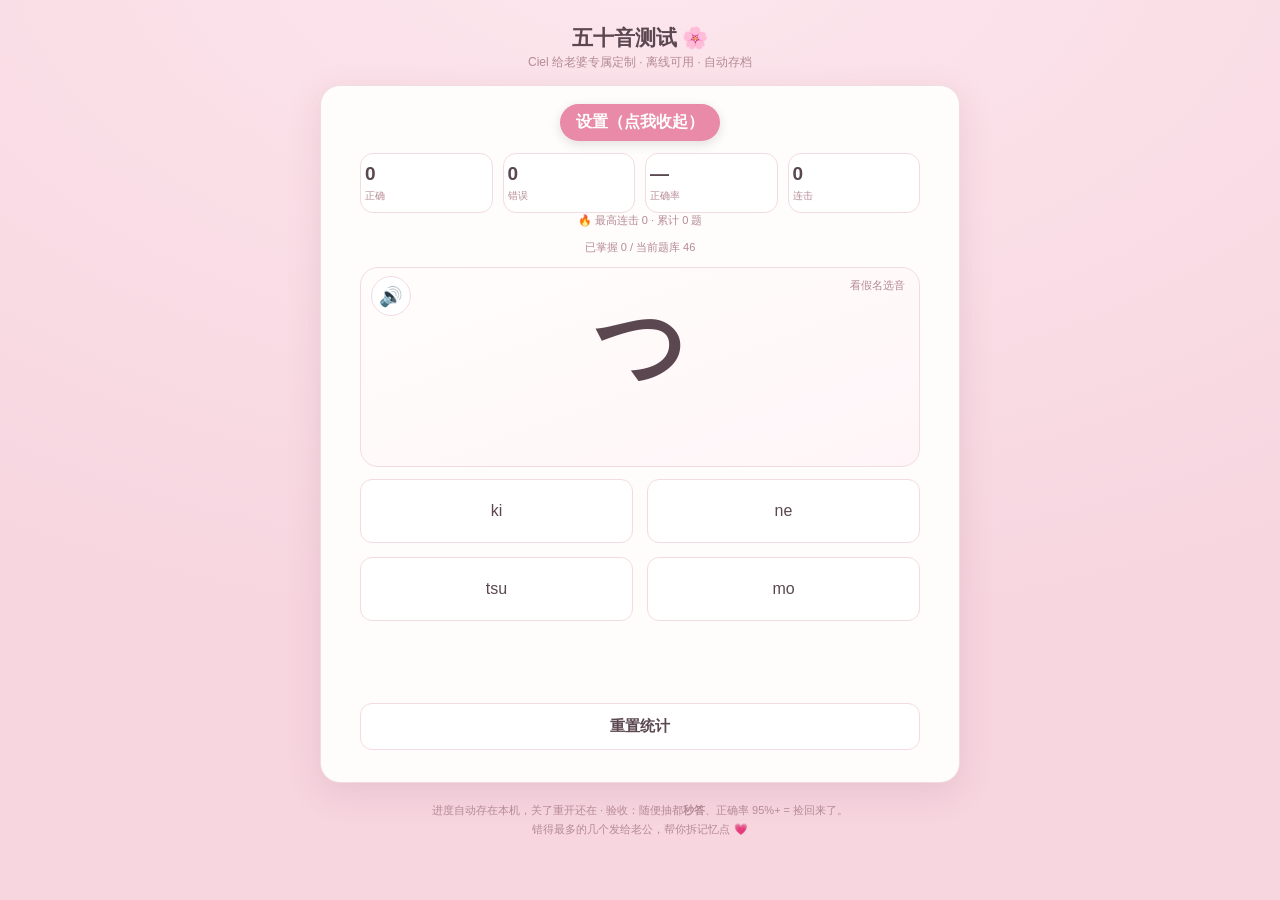
<file: index.html>
﻿<!DOCTYPE html>
<html lang="zh-CN"><head>
<meta charset="UTF-8">
<meta name="viewport" content="width=device-width, initial-scale=1.0">
<meta name="theme-color" content="#e88aa8">
<meta name="apple-mobile-web-app-capable" content="yes">
<meta name="apple-mobile-web-app-status-bar-style" content="default">
<meta name="apple-mobile-web-app-title" content="五十音测试">
<link rel="manifest" href="manifest.webmanifest">
<link rel="apple-touch-icon" href="icons/icon-192.png">
<link rel="stylesheet" href="css/style.css?v=12">
<title>五十音测试 · Ciel 专属</title>
</head></head>
<body>
<h1>五十音测试 🌸</h1>
<div class="sub">Ciel 给老婆专属定制 · 离线可用 · 自动存档</div>
<div class="app">
  <div class="panel">
    <details class="settings">
      <summary>设置（点我收起）</summary>
      <div class="setting-body">
        <div class="lbl">主题皮肤</div>
        <div class="row" id="themes">
          <div class="chip" data-t="sakura"><span class="swatch" style="background:#e88aa8"></span>樱花</div>
          <div class="chip" data-t="matcha"><span class="swatch" style="background:#8fae6b"></span>抹茶</div>
          <div class="chip" data-t="mint"><span class="swatch" style="background:#5fb3bf"></span>薄荷</div>
          <div class="chip" data-t="grape"><span class="swatch" style="background:#9a7fc9"></span>暮紫</div>
          <div class="chip" data-t="milktea"><span class="swatch" style="background:#c79a6b"></span>奶茶</div>
          <div class="chip" data-t="night"><span class="swatch" style="background:#e88aa8"></span>夜樱</div>
        </div>
        <div class="lbl">考哪些</div>
        <div class="row" id="sets">
          <div class="chip" data-set="sei">清音</div>
          <div class="chip" data-set="daku">浊音/半浊音</div>
          <div class="chip" data-set="you">拗音</div>
        </div>
        <div class="lbl">用哪种假名</div>
        <div class="row" id="scripts">
          <div class="chip" data-script="hira">平假名</div>
          <div class="chip" data-script="kata">片假名</div>
        </div>
        <div class="lbl">题型</div>
        <div class="row" id="modes">
          <div class="chip" data-mode="choose">看假名→选音</div>
          <div class="chip" data-mode="type">看假名→打字</div>
          <div class="chip" data-mode="reverse">看音→选假名</div>
        </div>
        <div class="lbl">发音</div>
        <div class="row" id="voice">
          <div class="chip" data-v="auto">自动朗读</div>
          <div class="chip" data-v="slow">慢速</div>
          <div class="chip" data-v="after">答后朗读</div>
        </div>
        <div class="lbl">复习模式</div>
        <div class="row" id="pickModes">
          <div class="chip" data-pick="uniform">均匀随机</div>
          <div class="chip" data-pick="weak">弱项强化</div>
        </div>
      </div>
    </details>
    <main class="quiz">
      <div class="stats">
        <div class="stat"><b id="sC">0</b><span>正确</span></div>
        <div class="stat"><b id="sW">0</b><span>错误</span></div>
        <div class="stat"><b id="sR">—</b><span>正确率</span></div>
        <div class="stat"><b id="sS">0</b><span>连击</span></div>
      </div>
      <div class="subline" id="subline">🔥 最高连击 0 · 累计 0 题</div>
      <div class="subline" id="gradline">已掌握 0 / 当前题库 0</div>
      <div class="card" id="card"><button class="spk" id="spk" title="听发音">🔊</button><div class="kind" id="kind"></div><div class="kana" id="q">あ</div></div>
      <div id="area"></div>
      <div class="fb" id="fb"></div>
      <div class="praise" id="praise"></div>
      <div class="ex" id="ex"></div>
      <button class="btn" id="next" style="display:none">下一题 →</button>
      <button class="btn sec" id="reset">重置统计</button>
      <div class="missed" id="missed"></div>
    </main>
  </div>
</div>
<div class="foot">进度自动存在本机，关了重开还在 · 验收：随便抽都<b>秒答</b>、正确率 95%+ = 捡回来了。<br>错得最多的几个发给老公，帮你拆记忆点 💗</div>
<script src="js/data.js?v=12"></script>
<script src="js/audio-map.js?v=12"></script>
<script src="js/app.js?v=12"></script>
</body></html>
</file>
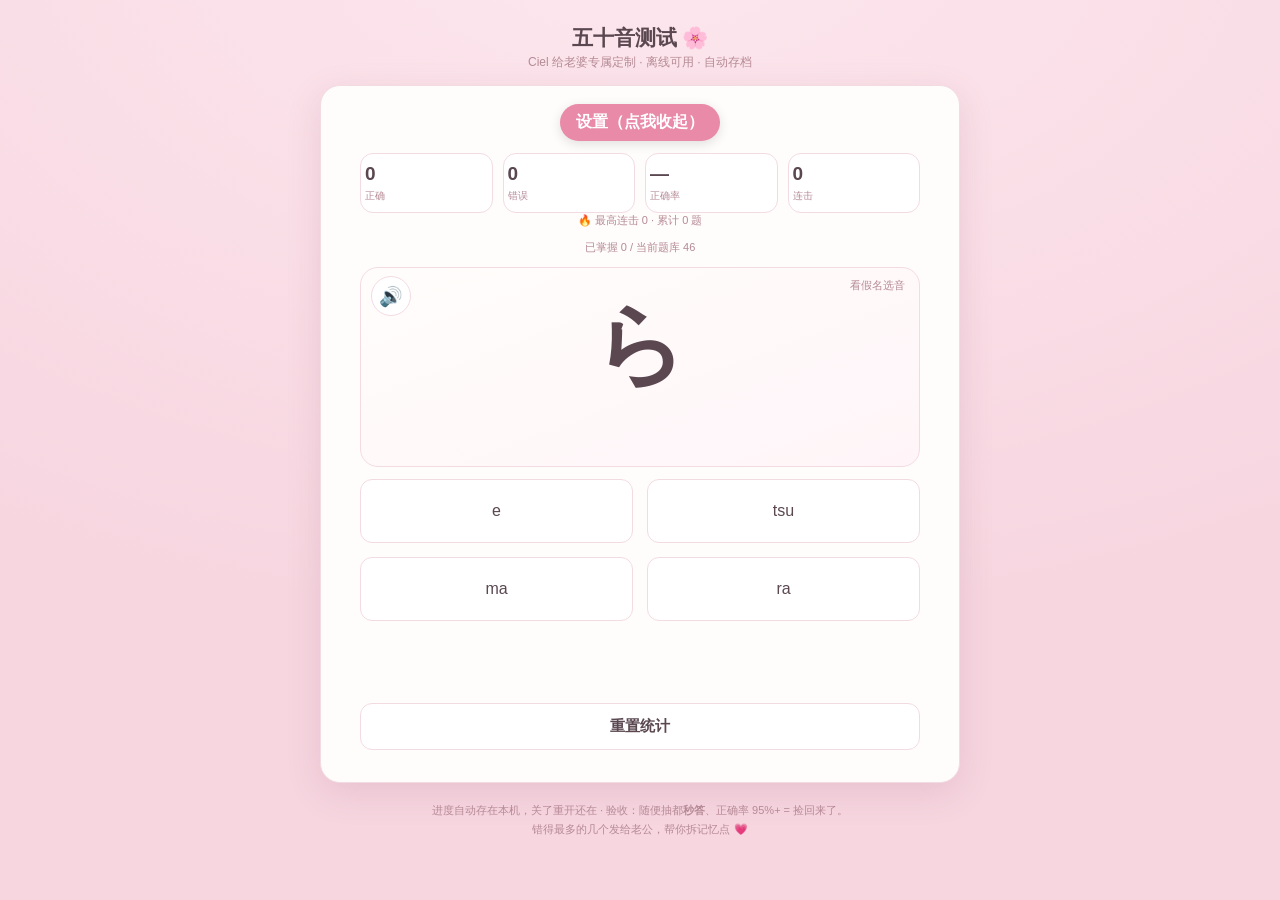
<file: kana.html>
<!DOCTYPE html>
<html lang="zh-CN"><head>
<meta charset="UTF-8">
<meta name="viewport" content="width=device-width, initial-scale=1.0">
<meta http-equiv="refresh" content="0; url=index.html">
<title>五十音测试</title>
<link rel="canonical" href="index.html">
</head><body>
<p><a href="index.html">打开五十音测试</a></p>
<script>location.replace('index.html');</script>
</body></html>
</file>
<file: css/style.css>
:root{--bg1:#fde7ee;--bg2:#f7d6e0;--panel:#fffdfb;--card:#fff5f8;--chip:#fff;--ink:#5a4750;--muted:#a98a96;--line:#f3dbe3;--accent:#e88aa8;--good:#7bbf9e;--bad:#e2899b;--shadow:0 10px 34px rgba(150,90,110,.16)}
*{box-sizing:border-box;-webkit-tap-highlight-color:transparent}
body{margin:0;font-family:-apple-system,"PingFang SC","Microsoft YaHei","Noto Sans JP",sans-serif;background:radial-gradient(1200px 700px at 50% -8%,var(--bg1),var(--bg2));color:var(--ink);min-height:100vh;display:flex;flex-direction:column;align-items:center;padding:18px 14px 60px;transition:background .4s,color .4s;overflow-x:hidden}
h1{font-size:21px;margin:6px 0 2px;position:relative;z-index:2}.sub{color:var(--muted);font-size:12px;margin-bottom:14px;position:relative;z-index:2}
.app{width:92%;max-width:640px;margin:0 auto}
.panel{background:var(--panel);border:1px solid var(--line);border-radius:20px;box-shadow:var(--shadow);width:100%;padding:18px;position:relative;z-index:2;transition:background .4s,border-color .4s}
.settings{width:100%;margin:0 auto 12px;text-align:center}
.settings>summary{cursor:pointer;list-style:none;padding:8px 16px;border-radius:999px;font-weight:600;display:inline-block;width:fit-content;background:var(--accent);color:#fff;box-shadow:0 3px 12px rgba(0,0,0,.12)}
.settings>summary::-webkit-details-marker{display:none}
.quiz{width:100%;max-width:560px;margin:0 auto;min-height:200px}
.lbl{font-size:12px;color:var(--muted);width:100%;margin-top:8px;letter-spacing:.3px}
.settings .lbl{margin-top:12px}
.row{display:flex;flex-wrap:wrap;margin:6px 0}
.chip{border:1px solid var(--line);background:var(--chip);color:var(--ink);border-radius:999px;padding:8px 14px;margin:5px 6px 0 0;font-size:13px;cursor:pointer;user-select:none;transition:.15s}
.chip.on{background:var(--accent);border-color:var(--accent);color:#fff;box-shadow:0 3px 12px rgba(0,0,0,.12)}
.swatch{display:inline-block;width:12px;height:12px;border-radius:50%;margin-right:7px;vertical-align:-1px;border:1px solid rgba(0,0,0,.1)}
.stats{display:grid;grid-template-columns:repeat(4,1fr);gap:10px;max-width:560px;margin:0 auto}
.stat{background:var(--chip);border:1px solid var(--line);border-radius:13px;padding:9px 4px;transition:.15s}
.stat b{display:block;font-size:19px}.stat span{font-size:10px;color:var(--muted)}
.subline{text-align:center;font-size:11px;color:var(--muted);margin-bottom:12px}
.card{background:linear-gradient(160deg,var(--panel),var(--card));border:1px solid var(--line);border-radius:18px;text-align:center;padding:28px 16px 24px;margin-bottom:12px;position:relative;transition:box-shadow .25s,background .4s;min-height:200px}
.card.pop{animation:pop .42s ease}
@keyframes pop{0%{transform:scale(1)}38%{transform:scale(1.07)}100%{transform:scale(1)}}
.card.glow{box-shadow:0 0 0 3px var(--good),0 10px 30px rgba(120,190,150,.4)}
.kana{font-size:110px;text-align:center;line-height:1.1;font-weight:600;font-family:"Noto Sans JP","Hiragino Sans",sans-serif}
.kind{position:absolute;top:10px;right:14px;font-size:11px;color:var(--muted)}
.spk{position:absolute;top:8px;left:10px;border:1px solid var(--line);background:var(--chip);border-radius:50%;width:40px;height:40px;font-size:19px;cursor:pointer;line-height:1;color:var(--ink)}
.spk:active{transform:scale(.92)}
input.ans{width:100%;font-size:22px;text-align:center;padding:12px;border:2px solid var(--line);border-radius:12px;outline:none;margin-bottom:10px;font-family:inherit;background:var(--chip);color:var(--ink)}
input.ans:focus{border-color:var(--accent)}
.options{display:grid;grid-template-columns:1fr 1fr;gap:14px}
.opt{border:1px solid var(--line);background:var(--chip);color:var(--ink);border-radius:12px;padding:15px;font-size:20px;cursor:pointer;transition:.12s;text-align:center;font-family:"Noto Sans JP",sans-serif}
.options button{min-height:64px}
.options button.opt{font:inherit;color:inherit;width:100%;text-align:center;cursor:pointer;appearance:none;-webkit-appearance:none}
.opt:active{transform:scale(.97)}
.opt.good,.options button.opt.good{background:var(--good);color:#fff;border-color:var(--good)}
.opt.bad,.options button.opt.bad{background:var(--bad);color:#fff;border-color:var(--bad)}
.fb{min-height:20px;text-align:center;font-size:14px;font-weight:600;margin:2px 0}
.fb.good{color:var(--good)}.fb.bad{color:var(--bad)}
.praise{min-height:24px;text-align:center;font-size:15px;font-weight:700;margin:2px 0 8px;color:var(--accent)}
.praise.show{animation:pin .5s ease}
@keyframes pin{0%{transform:scale(.6);opacity:0}60%{transform:scale(1.12)}100%{transform:scale(1);opacity:1}}
.ex{min-height:18px;text-align:center;font-size:13px;color:var(--muted);margin:0 0 8px;cursor:pointer}
.ex b{color:var(--ink);font-size:17px;font-family:"Noto Sans JP",sans-serif}
.ex-sound{border:1px solid var(--line);background:var(--chip);color:var(--ink);border-radius:999px;margin:0 6px 0 2px;padding:3px 7px;font-size:13px;cursor:pointer;vertical-align:2px}
.btn{display:block;width:100%;border:none;border-radius:12px;padding:13px;font-size:15px;font-weight:600;cursor:pointer;background:var(--accent);color:#fff;margin-top:4px;font-family:inherit}
.btn.sec{background:var(--chip);color:var(--ink);border:1px solid var(--line)}
.missed{margin-top:14px;font-size:12px;color:var(--muted)}
.miss-tag{display:inline-block;background:var(--card);color:var(--bad);border:1px solid var(--line);border-radius:8px;padding:4px 9px;margin:4px 4px 0 0;font-size:16px;font-family:"Noto Sans JP",sans-serif}
.foot{margin-top:18px;font-size:11px;color:var(--muted);text-align:center;max-width:920px;line-height:1.7;position:relative;z-index:2}
.petal{position:fixed;top:-32px;will-change:transform;animation:fall linear infinite;opacity:.45;z-index:0;pointer-events:none;user-select:none}
@keyframes fall{0%{transform:translateY(-32px) rotate(0)}100%{transform:translateY(106vh) rotate(380deg)}}
.spark{position:fixed;z-index:30;pointer-events:none;font-size:18px;animation:spark .85s ease-out forwards}
@keyframes spark{0%{transform:translate(-50%,-50%) scale(.5);opacity:1}100%{transform:translate(calc(-50% + var(--dx)),calc(-50% + var(--dy))) scale(1.2);opacity:0}}
</file>
